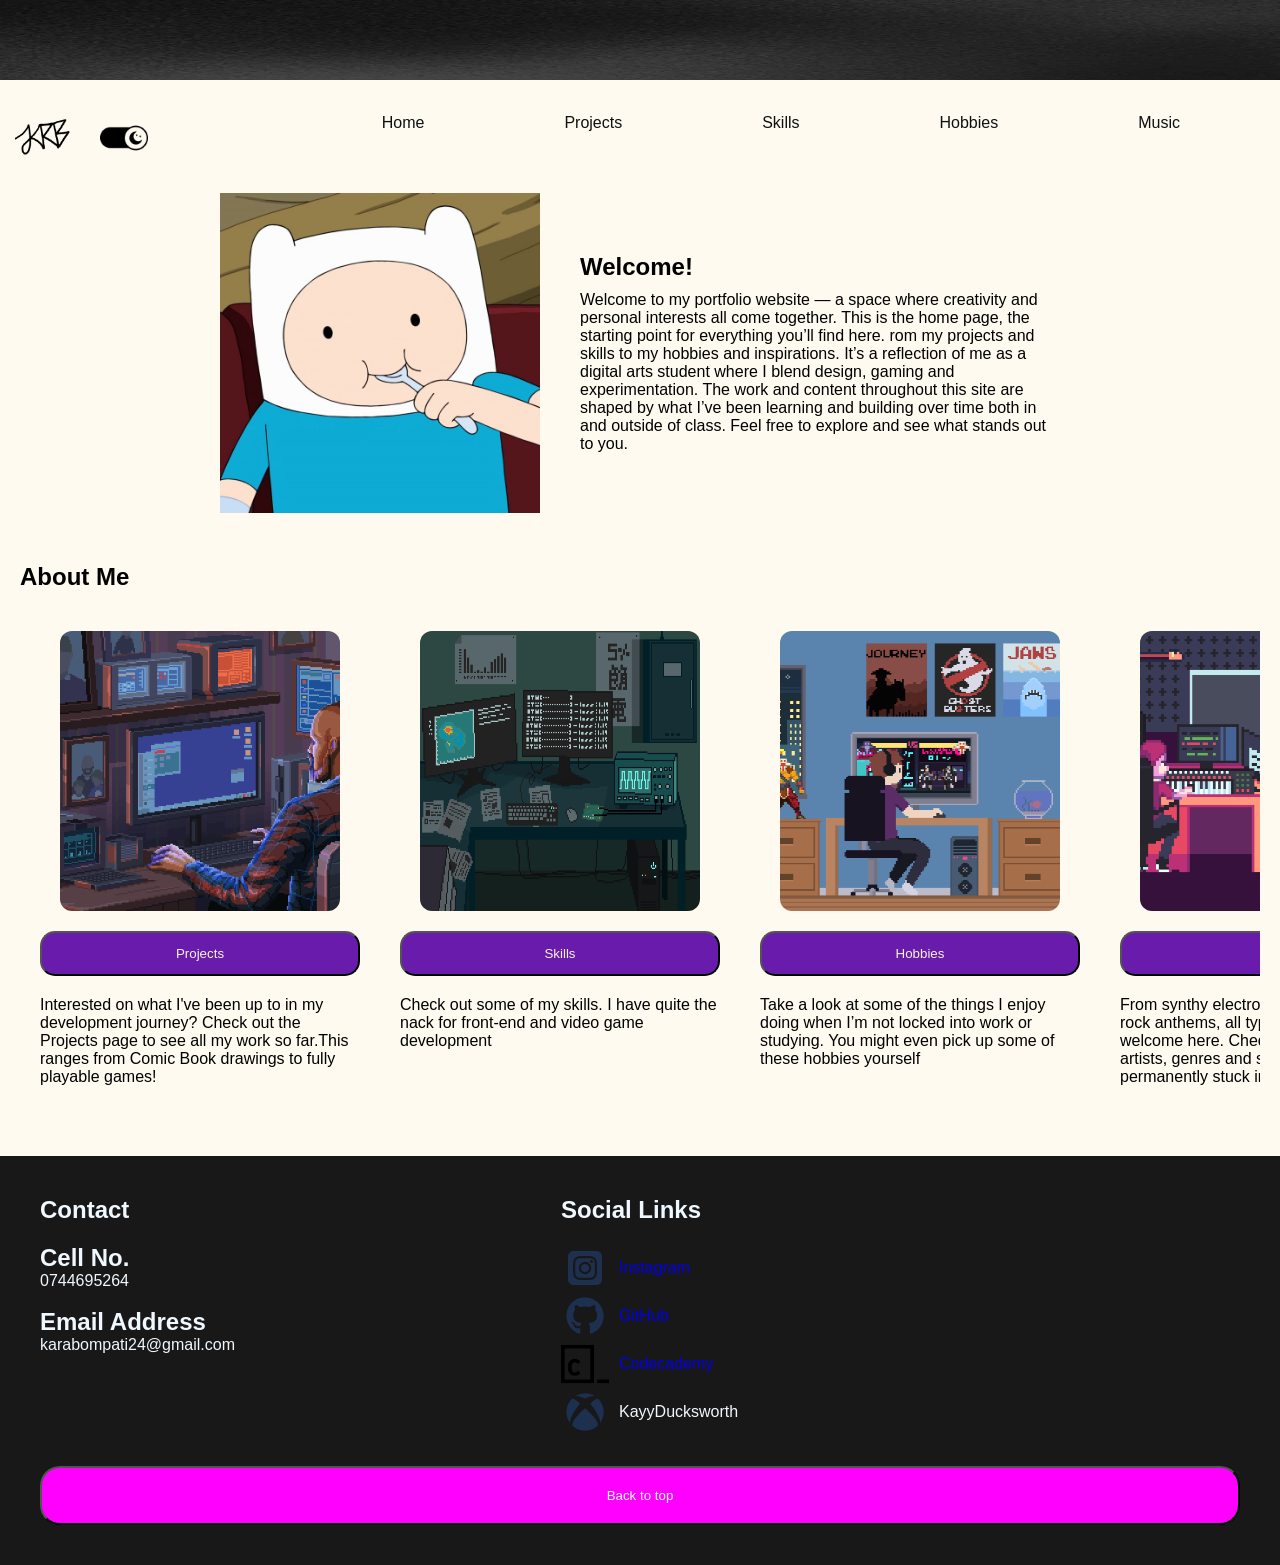
<file: index.html>
<!DOCTYPE html>
<html lang="en">
<head>
    <meta charset="UTF-8">
    <meta name="viewport" content="width=device-width, initial-scale=1.0">
    <link rel="stylesheet" href="CSS/style.css">
    <title>Homepage</title>
     <link rel="icon" type="image/png" href="./images/Favicons/home.png">
    <script src="js/homepage.js" defer></script>
</head>

<header>

    
        <img src="images/banner.jpg" alt="Header Image and Home Page button" id="header-img">
        
    </div>

    <div class="off-screen-menu">

        <div class="close-menu-btn">
           <img src="images/close.png" alt="Button to close burger menu">
        </div>

        <ul>
            <li><a href="index.html" class="nav-link">Home</a></li>
            <li><a href="Html/projects.html" class="nav-link">Projects</a></li>
            <li><a href="Html/skills.html" class="nav-link">Skills</a></li>
            <li><a href="Html/hobbies.html" class="nav-link">Hobbies</a></li>
            <li><a href="Html/music.html" class="nav-link">Music</a></li>
        </ul>


    </div>

    <nav >
        <div class="ham-menu">
    
            <span></span>
            <span></span>
            <span></span>
    
        </div>
       
    </nav>

    <nav class="static-nav">
        <div class="header-btns">
            <img src="images/logo.jpg.png" alt="logo image" class="logo-img">
            <img src="images/darkmode.png" alt="Dark Mode toggle button" id="dark-mode-btn">
        </div>

         
        <ul class="nav-list">
            <li><a href="index.html" class="nav-link">Home</a></li>
            <li><a href="Html/projects.html" class="nav-link">Projects</a></li>
            <li><a href="Html/skills.html" class="nav-link">Skills</a></li>
            <li><a href="Html/hobbies.html" class="nav-link">Hobbies</a></li>
            <li><a href="Html/music.html" class="nav-link">Music</a></li>
        </ul>
    </nav>
    
</header>

<body>
    <main>
        <section id="index-hero-section">
            <div class="hero-content">
                <img src="images/finn.jpg" alt="Image of website creator, Karabo Mpati" class="hero-img">
                <div class="hero-text">
                    <h1>Welcome!</h1>
                    <p>Welcome to my portfolio website — a space where creativity and personal interests all come together. This is the home page, the starting point for everything you’ll find here. rom my projects and skills to my hobbies and inspirations.

                        It’s a reflection of me as a digital arts student where I blend design, gaming and experimentation. The work and content throughout this site are shaped by what I’ve been learning and building over time both in and outside of class.

                        Feel free to explore and see what stands out to you.
</p>
                </div>
            </div>
        </section>

        <section class="about-section">
            <h1>About Me</h1>
            <div class="about-container">
                <div class="about-card">
                    <img src="images/projects.gif" class="about-image">
                    <button type="button" class="about-button" data-location="projects.html">Projects</button>
                    <p class="about-paragraph">Interested on what I've been up to in my development journey? Check out the Projects page to see all my work so far.This ranges from Comic Book drawings to fully playable games!</p>
                </div>
            </div>

        </section>
    </main>
    
</body>
<footer>
    <section class="contact-details">
        <h1>Contact</h1>
        <h2>Cell No.</h2>
        <p>0744695264</p>
        <br>
        <h2>Email Address</h2>
        <p>karabompati24@gmail.com</p>
    </section>
    <section class="social-links">
        <h1>Social Links</h1>
        <ul>
            <li><a href="https://www.instagram.com/k4ybeee_?igsh=MXZ1bHhzYnp4dDliZA%3D%3D&utm_source=qr" target="_blank"><img src="images/instagram.png">Instagram</a></li>
            <li><a href="https://github.com/Karabs2006" target="_blank"><img src="images/github.png">GitHub</a></li>
            <li><a href="https://www.codecademy.com/profiles/kayy_" target="_blank"><img src="images/codecademy.png">Codecademy</a></li>
            <li class="xbox-tag"><img src="images/xbox.png">KayyDucksworth</li>


        </ul>
        
    </section>
    <button type="button" class="back-button" data-location="#index-hero-section">Back to top</button>
    
    
</footer>
</html>
</file>
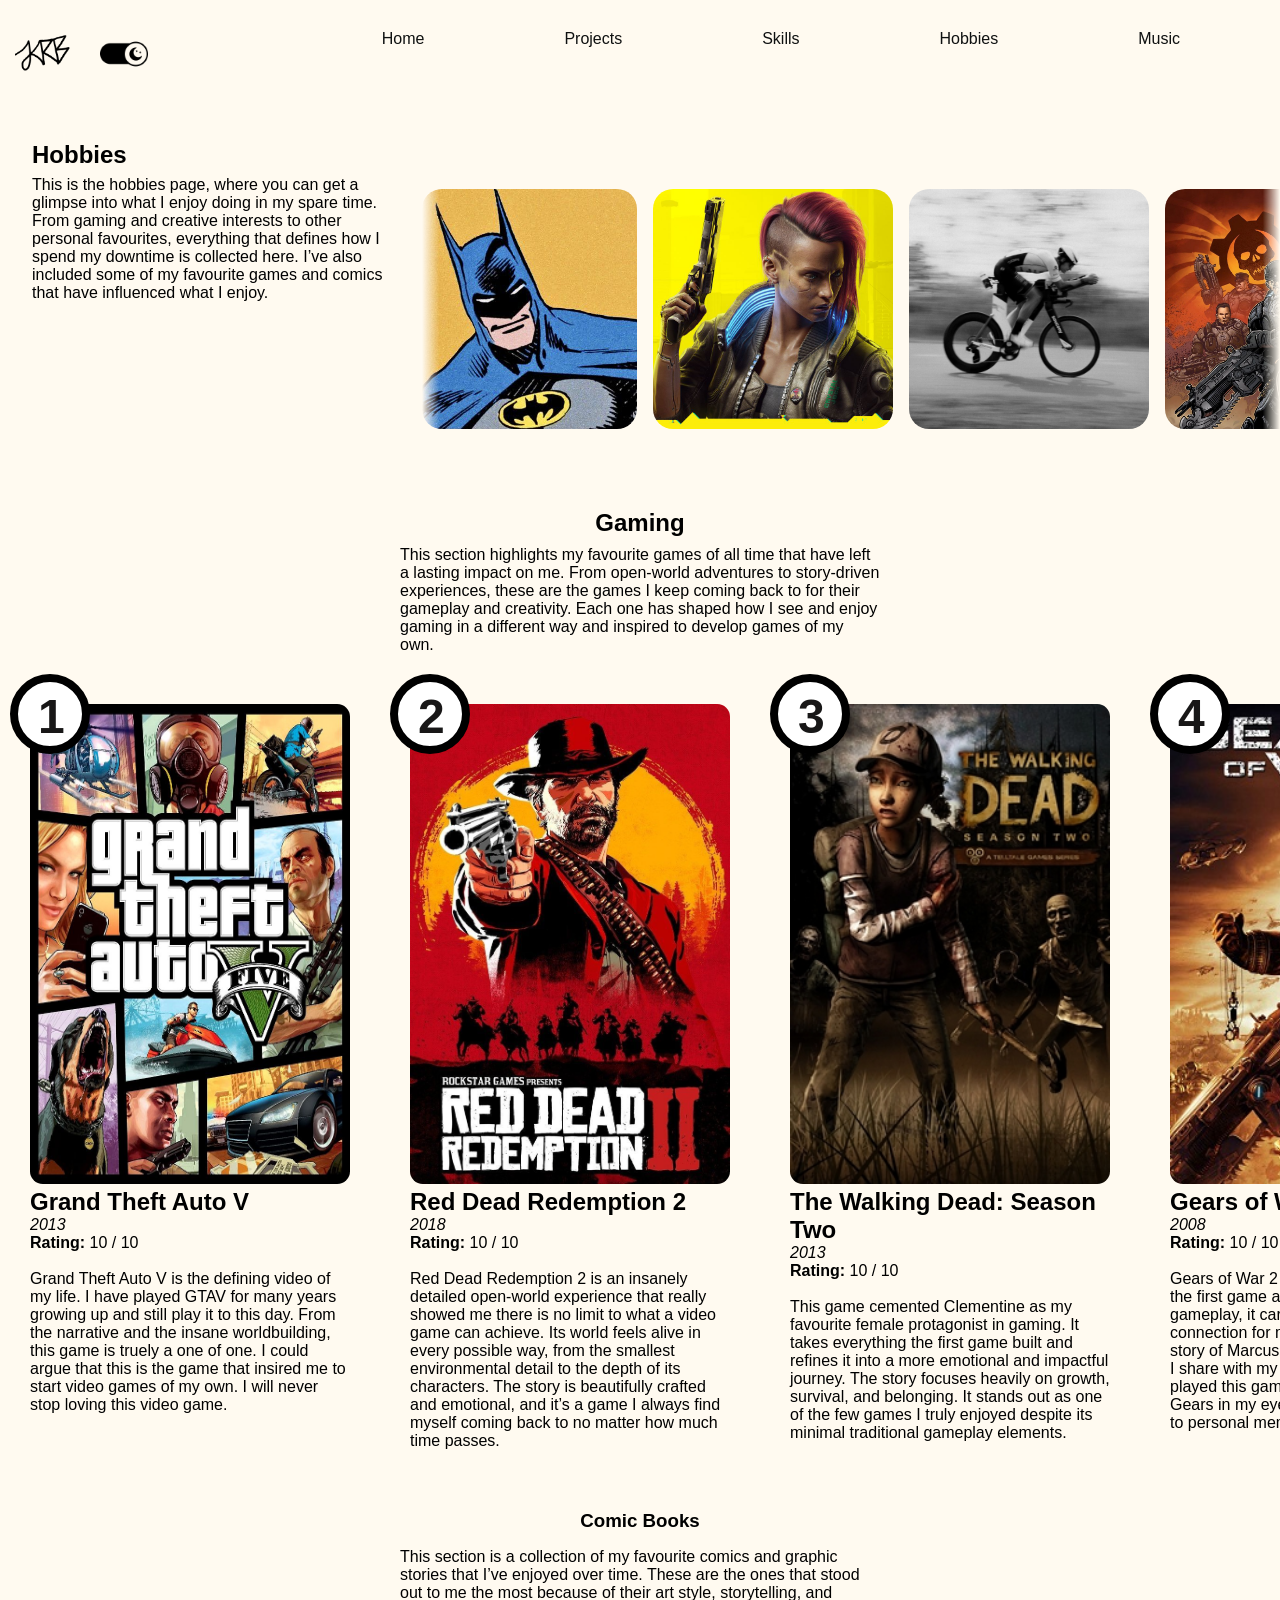
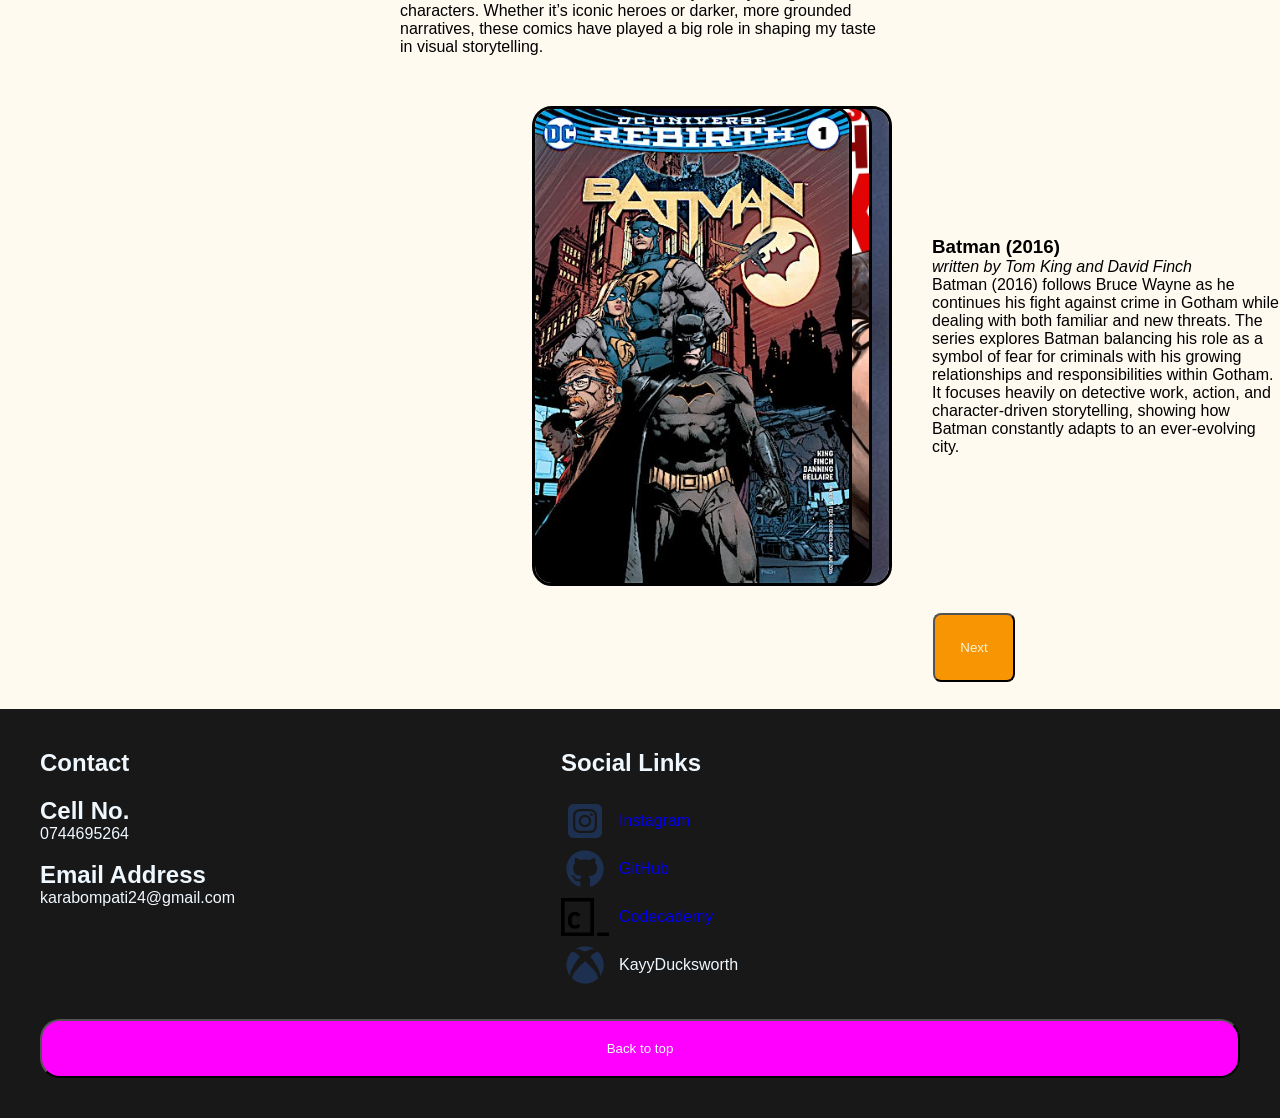
<file: Html/hobbies.html>
<!DOCTYPE html>
<html lang="en">
<head>
    <meta charset="UTF-8">
    <meta name="viewport" content="width=device-width, initial-scale=1.0">
    <title>Hobbies</title>
     <link rel="icon" type="image/png" href="../images/Favicons/hobby.png">
    <link rel="stylesheet" href="../CSS/style.css">
    <link rel="stylesheet" href="../CSS/hobby_style.css">
    <link rel="stylesheet" href="../CSS/comic_stack.css">
    <script src="../js/HeaderFooter.js" defer></script>
    <script src="../js/gameCards.js" defer></script>
    <script src="../js/comicStack.js" defer></script>

</head>

<header>   
</header>

<body>
    <main>
        <section class="hobby-hero-section">
           
            <div class="hobby-hero-text">
                    <h1>Hobbies</h1>
                    <p>This is the hobbies page, where you can get a glimpse into what I enjoy doing in my spare time. From gaming and creative interests to other personal favourites, everything that defines how I spend my downtime is collected here. I’ve also included some of my favourite games and comics that have influenced what I enjoy.
</p>
                        
            </div>

            <div class="carousel">
                <div class="group">
                    <div class="card"><img src="../images/Hobbies/bats.jpg"></div>
                    <div class="card"><img src="../images/Hobbies/Cyberpunk.jpg"></div>
                    <div class="card"><img src="../images/Hobbies/cycling.jpg"></div>
                    <div class="card"><img src="../images/Hobbies/gears.jpg"></div>
                    <div class="card"><img src="../images/Hobbies/gta5.jpg"></div>
                    <div class="card"><img src="../images/Hobbies/lara.jpg"></div>
                </div>

                <div aria-hidden="true" class="group">
                    <div class="card"><img src="../images/Hobbies/bats.jpg"></div>
                    <div class="card"><img src="../images/Hobbies/Cyberpunk.jpg"></div>
                    <div class="card"><img src="../images/Hobbies/cycling.jpg"></div>
                    <div class="card"><img src="../images/Hobbies/gears.jpg"></div>
                    <div class="card"><img src="../images/Hobbies/gta5.jpg"></div>
                    <div class="card"><img src="../images/Hobbies/lara.jpg"></div>
                </div>

            </div>
        </section>

        <section class="gaming">
            <div class="gaming-intro-text">
                <h1>Gaming</h1>
                <p>This section highlights my favourite games of all time that have left a lasting impact on me. From open-world adventures to story-driven experiences, these are the games I keep coming back to for their gameplay and creativity. Each one has shaped how I see and enjoy gaming in a different way and inspired to develop games of my own.
</p>
                
            </div>   

            <div class="games-container">
                <div class="game-card">
                    <img src="../images/Hobbies/gta_cover.jpg" class="game-img">
                    <div class="shape">
                        <p><strong>1</strong></p>
                    </div>

                    <div class="game-info">
                        <h2>Grand Theft Auto V</h2>
                        <p class="year"><em>2013</em></p>
                        <p class="rating"><strong>Rating:</strong> 10 / 10</p>
                        <br>
                        <p>Grand Theft Auto V is the defining video of my life. I have played GTAV for many years growing up and still play it to this day. From the narrative and the insane worldbuilding, this game is truely a one of one. I could argue that this is the game that insired me to start video games of my own. I will never stop loving this video game.</p>
                    </div>


                </div>

            </div>

            <section class="comics-section">

                <div class="comics-hero-text">
                    <h1>Comic Books</h1>
                    <p>This section is a collection of my favourite comics and graphic stories that I’ve enjoyed over time. These are the ones that stood out to me the most because of their art style, storytelling, and characters. Whether it’s iconic heroes or darker, more grounded narratives, these comics have played a big role in shaping my taste in visual storytelling.
</p>
                </div>

            <div class="comics-container">

                <div class="comic-stack">
                    <img src="../images/Comics/batman_comic.jpg">
                    
                    <img src="../images/Comics/hackslash_comic_alt.jpg">
                    <img src="../images/Comics/dark_knight_comic.jpg">
                </div>
                
                <div class="comic-info fade-in" >
                <h1 >Batman (2016)</h1>
                <p class="author"><em>written by Tom King and David Finch</em></p>
                <p class="description">Batman (2016) follows Bruce Wayne as he continues his fight against crime in Gotham while dealing with both familiar and new threats. The series explores Batman balancing his role as a symbol of fear for criminals with his growing relationships and responsibilities within Gotham. It focuses heavily on detective work, action, and character-driven storytelling, showing how Batman constantly adapts to an ever-evolving city.</p>

            </div>


            </section>

                <button type="button" class="next-comic-btn">Next</button>

            </div>

        </section>

    </main>
    
</body>


<footer> 
</footer>

</html>
</file>
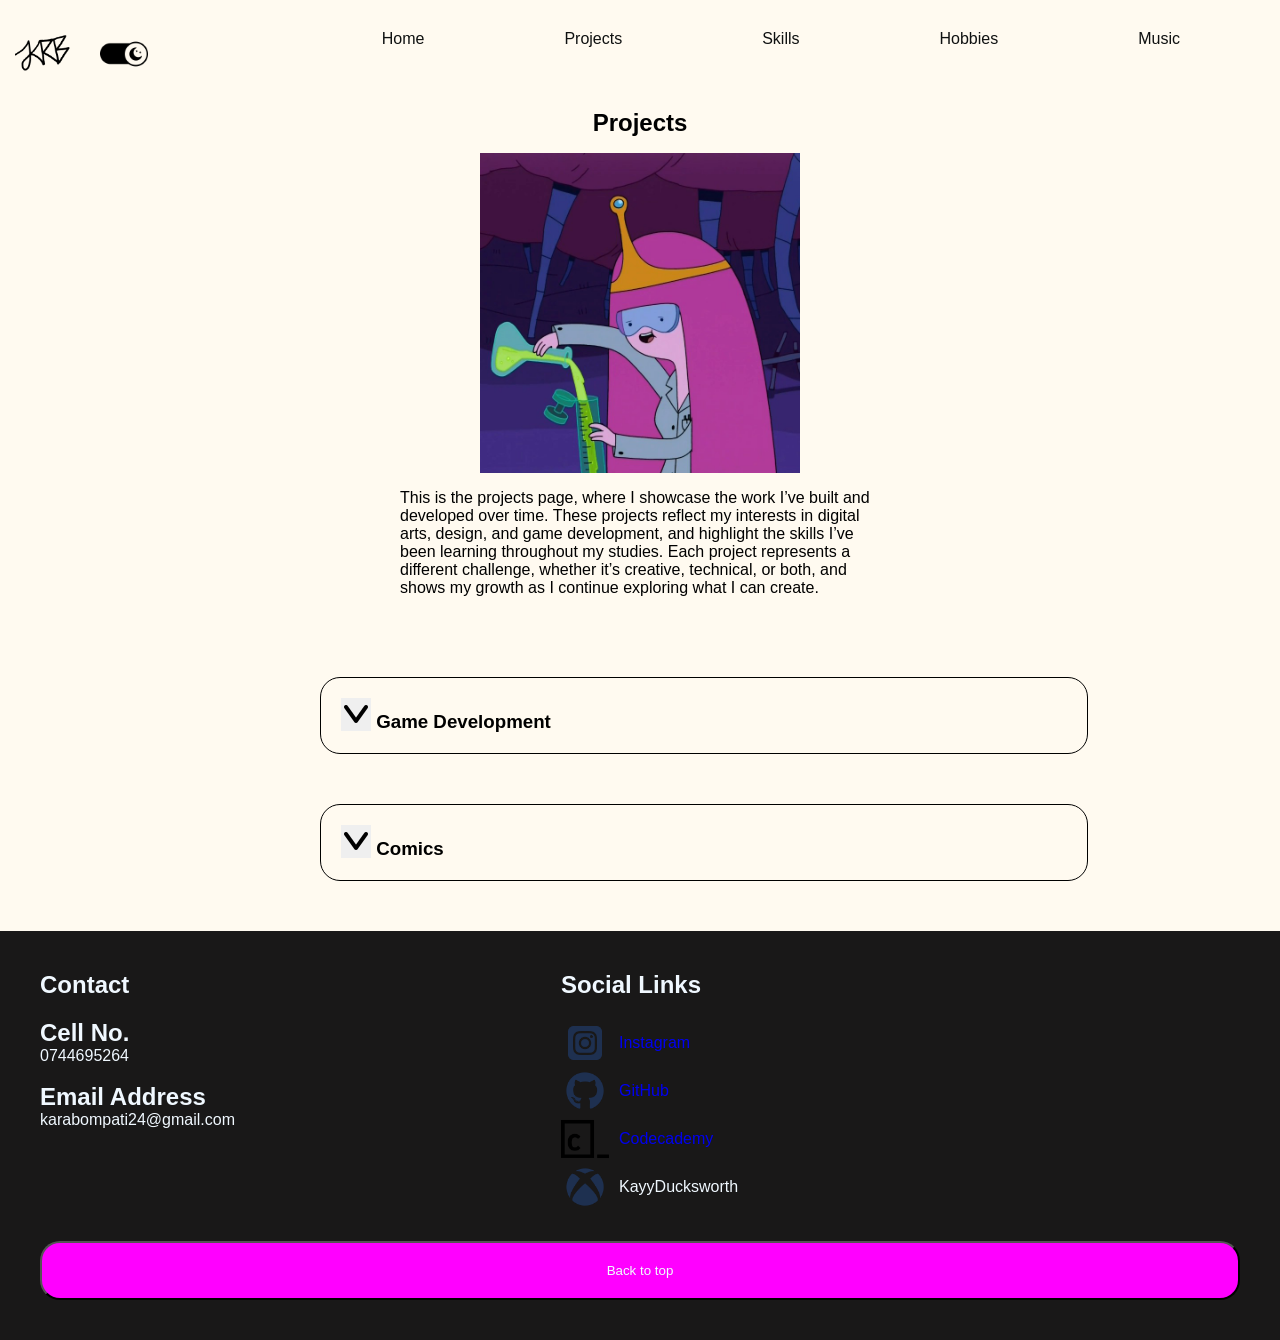
<file: Html/projects.html>
<!DOCTYPE html>
<html lang="en">
<head>
    <meta charset="UTF-8">
    <meta name="viewport" content="width=device-width, initial-scale=1.0">
    <title>Projects</title>
     <link rel="icon" type="image/png" href="../images/Favicons/projects.png">
    <link rel="stylesheet" href="../CSS/style.css">
    <link rel="stylesheet" href="../CSS/dropdown_style.css">
    <script src="../js/HeaderFooter.js" defer></script>
    <script src="../js/dropdown.js" defer></script>

</head>

<header>
</header>
<body>
    <main>
       <section class="projects-hero-section">
            <h1>Projects</h1>
                <img src="../images/pb.jpg" alt="Image of cartoon character conducting experiments" class="hero-img">
                <div class="hero-text">
                    <p>This is the projects page, where I showcase the work I’ve built and developed over time. These projects reflect my interests in digital arts, design, and game development, and highlight the skills I’ve been learning throughout my studies. Each project represents a different challenge, whether it’s creative, technical, or both, and shows my growth as I continue exploring what I can create.
</p>
                </div>
        </section>

        <section class="projects-content">

            <section class="project-section-one">
                <h1 class="main-heading">
                    <button type="button" class="dropdown-btn" id="btn-one" ><img src="../images/arrow.png"></button>
                    Game Development
                </h1>
                

                <div class="container-one hide">
                    <div class="project-one">
                        <h1 class="sub-heading">Infected Wilds</h1>
                        <div class="dropdown-gallery">
                            <img src="../images/Infected Wilds_Gameplay.png">
                            <img src="../images/Infected Wilds_Menu.png">
                            <img src="../images/Infected Wilds_Character.png">
                        </div>
                        <p class="dropdown-paragraph">This is <em>Infected Wilds</em>, my very first fully built video game. It is a top-down 2D adventure shooter where players take on the role of a park ranger investigating strange occurrences within a mysterious forest. Developed as a group project over the course of several months, the game marked my first experience working on a large-scale game development project from start to finish. I gained valuable experience in teamwork and development workflows. The game’s narrative and thematic direction were heavily inspired by the Resident Evil franchise, particularly its focus on suspense and use of environmental storytelling.
                        </p>
                    </div>

                    <div class="project-two">
                        <h1 class="sub-heading">Pasta La Vista!</h1>
                        <div class="dropdown-gallery">
                            <img src="../images/PLV_Menu.png">
                            <img src="../images/PLV_gameplay.png">
                            <img src="../images/PLV_gameplay2.png">
                            <img src="../images/PLV_World.png">
                            <img src="../images/PLV_World(2).png">
                        </div>
                        <p class="dropdown-paragraph">This is <em>Infected Wilds</em>, my very first fully built video game. It is a top-down 2D adventure shooter where players take on the role of a park ranger investigating strange occurrences within a mysterious forest. Developed as a group project over the course of several months, the game marked my first experience working on a large-scale game development project from start to finish. I gained valuable experience in teamwork and development workflows. The game’s narrative and thematic direction were heavily inspired by the Resident Evil franchise, particularly its focus on suspense and use of environmental storytelling.
                        </p>
                    </div>
                </div>
            </section>

    
        </section>

    </main>
    
</body>

<footer>
</footer>

</html>
</file>
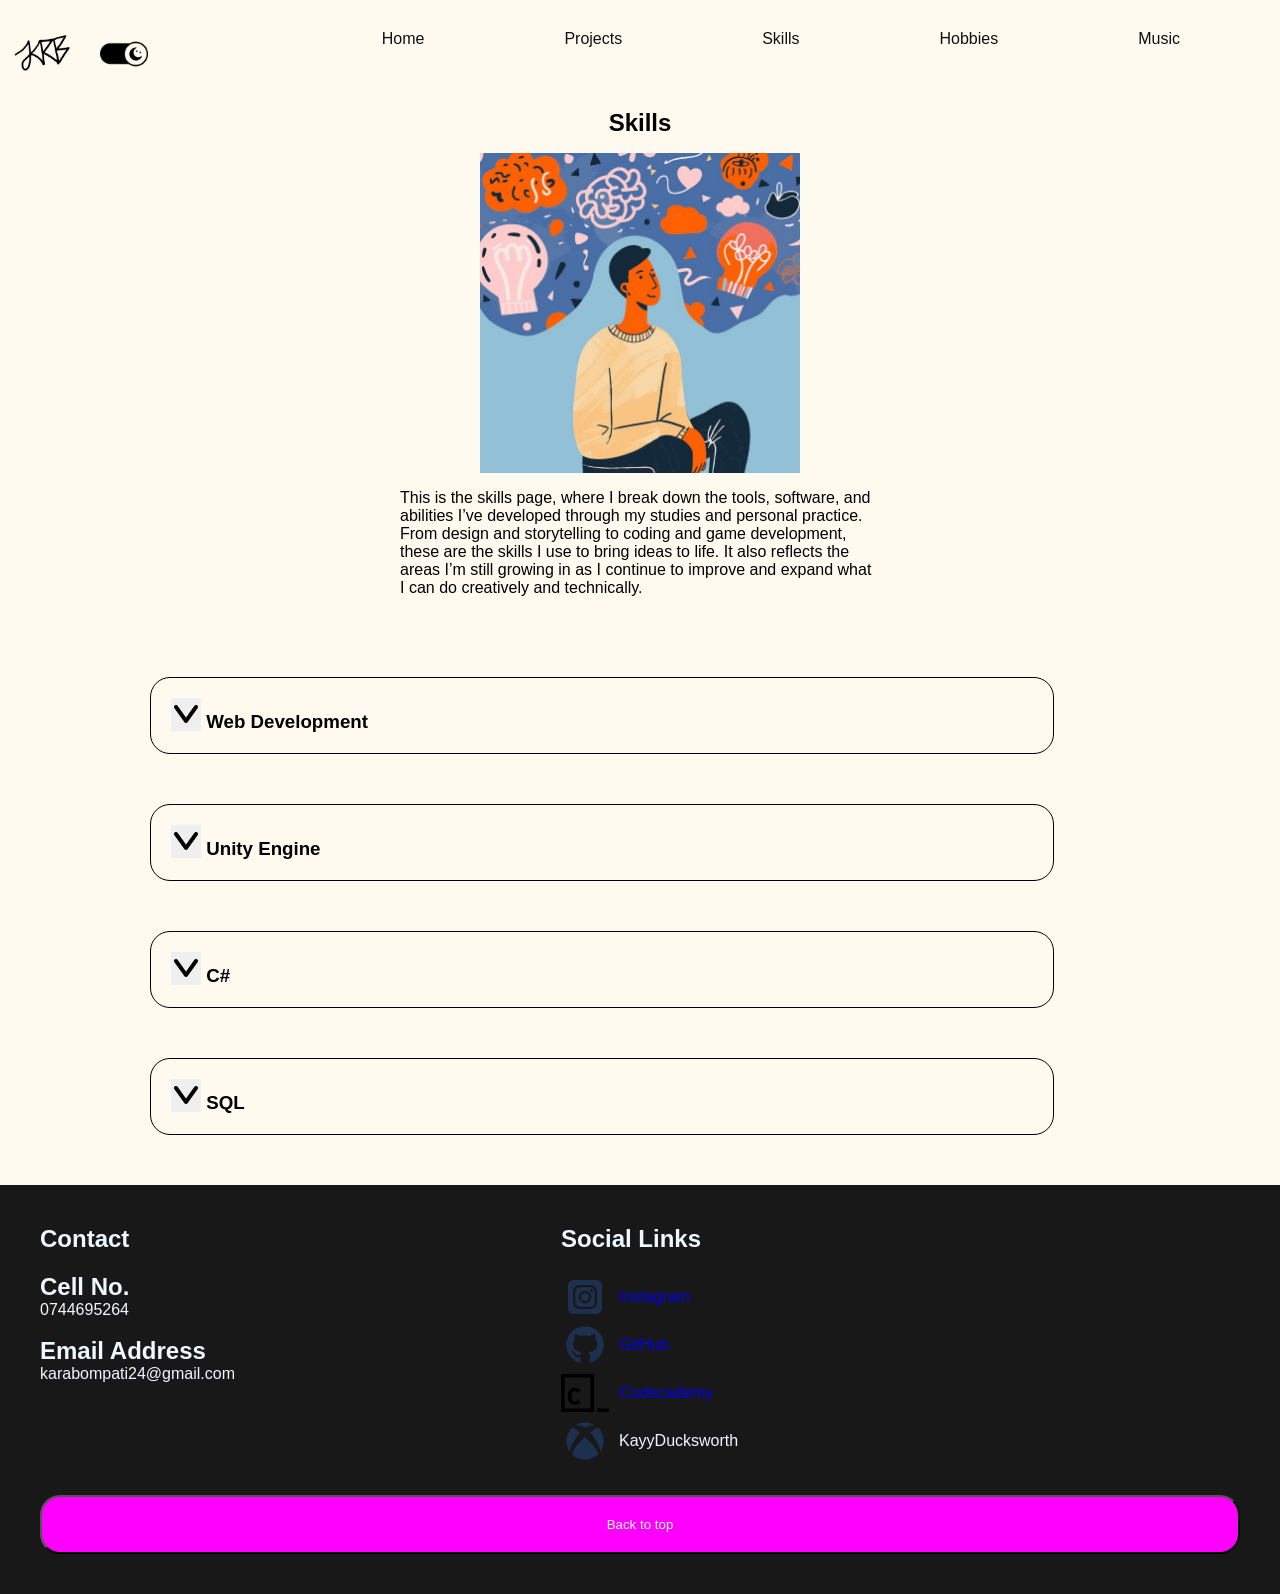
<file: Html/skills.html>
<!DOCTYPE html>
<html lang="en">
<head>
    <meta charset="UTF-8">
    <meta name="viewport" content="width=device-width, initial-scale=1.0">
    <title>Skills</title>
     <link rel="icon" type="image/png" href="../images/Favicons/skill.png">
    <link rel="stylesheet" href="../CSS/style.css">
    <link rel="stylesheet" href="../CSS/dropdown_style.css">
    <script src="../js/HeaderFooter.js" defer></script>
    <script src="../js/skillsDropdown.js" defer></script>
</head>

<header>   
</header>

<body>
    <main>
       <section class="projects-hero-section">
            <h1>Skills</h1>
                <img src="../images/skills-hero.jpg" alt="Image of cartoon character having various ideas" class="hero-img">
                <div class="hero-text">
                    <p>This is the skills page, where I break down the tools, software, and abilities I’ve developed through my studies and personal practice. From design and storytelling to coding and game development, these are the skills I use to bring ideas to life. It also reflects the areas I’m still growing in as I continue to improve and expand what I can do creatively and technically.
</p>
                </div>
        </section>

        <section class="skills-content">

        </section>

    </main>
</body>

<footer>
</footer>


</html>
</file>
<file: CSS/style.css>
*{
    font-family: Helvetica, Arial, sans-serif;
    margin: 0;
    padding: 0;
    box-sizing: border-box;
    scroll-behavior: smooth;

}

body
{
    transition: background-color 0.3s ease;
    background-color:floralwhite;
}

body.dark{

    transition: background-color 0.3s ease;
    background-color:rgb(27, 26, 26);
    color: aliceblue;
}


.logo-img.dark{
    filter: invert(1);
}
#dark-mode-btn{
    width: 3em;
    height: 3em;
    margin-left: 20px;
}

#dark-mode-btn.dark{
    filter: invert(1);
}

#dark-mode-btn:hover{
    cursor: pointer;
}

.ham-menu.dark span{
    background-color: aliceblue;
}


.header-btns{
    display: flex;
    
}

#header-img{
    width: 100%;
    height: 5rem;
    margin: 0;
    padding: 0px;
}

.logo-img{
    max-width: 5rem;
    padding: 0;
    
    padding-left: 15px;
}

.logo-img:hover{
    cursor: pointer;
    transition: transform 0.3s ease;
    transform: scale(1.2);
}

nav{
    display: flex;
    justify-content: space-between;
    padding-bottom: 30px;
    
}

.nav-list{
    list-style: none;
    display: flex;
    justify-content: flex-end;
    margin-right: 40px;
    gap: 70px;
}
.nav-list a{

    color: rgb(15, 17, 17);
}

.nav-list.dark a {

    color: azure;
}


li{
    padding-right: 50px;
    /*border-right: 1px solid black;*/
   
}

.nav-link:hover{
    background-color: #42819f;
    transition: background-color 0.3s ease;
    color: azure;
}

.nav-link{
    padding: 20px 10px 20px 10px;
    border-radius: 13px;
    text-decoration: none;
}

.off-screen-menu a {
    color: aliceblue;
    font-size: 0.8em;
}



.off-screen-menu{
    background-color: black;
    color: aliceblue;
    height: 100vh;
    width: 100%;
    max-width: 450px;
    position: fixed;
    top: 0;
    left: -450px;
    display: flex;
    flex-direction: column;

    justify-content: center;
    align-items: flex-start;
    text-align: left;;
   

    transition: .3s ease;
    z-index: 1000;
    overflow-y: auto;

}

.off-screen-menu ul{
    list-style: none;
    display: flex;
    flex-direction: column; 
    gap: 5em;
    padding-left: 2em;
}

.off-screen-menu li{
    font-weight: 700;
    font-size: 3em; 
    
}

.off-screen-menu.active{
left: 0;

}

.ham-menu{
    display: none;
    height: 50px;
    width: 50px;
    position: relative;
    margin-left: 20px;
    padding-top: 20px;
}

.ham-menu:hover{
cursor: pointer;
}

.ham-menu span{
    display: block;
    width: 80%;
    height: 4px;
    background-color: rgb(45, 35, 54);
    margin: 8px 0;
    border-radius: 10%;
    
}


.close-menu-btn{
    position: relative;
    bottom: 10%;
    left: 7%;    
    background: firebrick;
    cursor: pointer;
    
}

.close-menu-btn img{
    width: 5em;
}


/* MAIN SECTION */

.hero-img{
    max-width: 20em;
}

.hero-section{
    display: flex;
    justify-content: center;
    align-items: center;
    padding-bottom: 60px;
}

.hero-content {
    display: flex;
    align-items: center;
    gap: 40px; 
    max-width: 100%;
}

.hero-text {
    display: flex;
    flex-direction: column;
    gap: 10px;
}

.hero-text h1{
    margin: 0;
}

p{
    max-width: 30em;
}

.about-card{
    display: flex;
    flex-direction: column;
    padding: 20px;

}

.about-image{
    padding: 20px;
    width: 20em;
    height: 20em;
    border-radius: 10%;
}

.about-image:hover{

    transition: transform 0.1s ease;
    transform: scale(1.009);
}

.about-button{
    background-color: rgb(105, 27, 172);
    color: beige;
    padding: 1em;
    border-radius: 15px;
    margin-bottom: 20px; 
}


.about-button:hover
{
    cursor: pointer;
    background-color: #edf2f5;
    transition: background-color 0.4s ease;
    color: azure;
    border-color: rgb(105, 27, 172);
    color: rgb(105, 27, 172);

    transition: transform 0.1s ease;
    transform: scale(1.009);

    border-width: 5px;
}

.about-container{
    display: flex;
    justify-content: space-between;
    padding-bottom: 30px;
    overflow-x: auto;
    
}

.about-section{
    padding: 20px;
}

footer h1{
    padding-bottom: 20px;
}

#index-hero-section{
    display: flex;
    flex-direction: column;
    align-items: center;
    gap: 16px;
     margin-bottom: 30px;
}

/* FOOTER SECTION */

footer{
   display: grid;
    grid-template-columns: 200px 1fr;
    grid-template-rows: auto;
    grid-template-areas: 
    "contact links"
    "back-button back-button";
    background-color: rgb(25, 24, 24);
    width: 100%;
    padding: 40px;
    color:aliceblue;
    gap: 30px;

}


.back-button{
    border-radius: 20px;
    padding: 20px;
    background-color: #FF00FF;
    color: azure;
    grid-area: back-button;
}


.back-button:hover{
    cursor: pointer;
    background-color: #edf2f5;
    transition: background-color 0.4s ease;
    color: azure;
    border-color: #FF00FF;
    color: #FF00FF;

    transition: transform 0.6s ease;
    transform: scale(1.009);

     border-width: 5px;
}



footer li{
    list-style: none;
}

.contact-details
{
    grid-area: contact;
}

.social-links{
    grid-area: links;
    margin-left: 30%;
}

.social-links img {
    width: 3em;
    max-height: 10em;
    padding-right: 0px;
    margin:0;
}

.social-links p{
    width: 2em;
    max-height: 10em;
    padding-left: 30px;
    margin:0;
}

.social-links a{
    display: flex;
    align-items: center;
    gap: 10px;
    text-decoration: none;
}


.xbox-tag{
    display: flex;
    align-items: center;
    gap: 10px;
}



@media (max-device-width : 1024px) 
{   

    #dark-mode-btn{
    position: relative;
    bottom: 60px;
    width: 3em;
    height: 3em;
    margin-left: 20px;
    
    }

    .static-nav
    {
        display: flex;
    }
    .static-nav ul
    {
        display: none;
    }

    .logo-img{
        
    }

    .ham-menu
    {
        display: unset;
        
    }


    .hero-img
    {
    width: 15em;
    margin-left: 20px;
    }


    .hero-content 
    {
    display: flex;
    align-items: center;
    gap: 40px; 
    max-width: 90%;
    }




}



@media (max-device-width : 768px) 
{

    #dark-mode-btn{
    position: relative;
    bottom: 60px;
    width: 3em;
    height: 3em;
    margin-left: 20px;
    
    }

    .close-menu-btn{
    position: relative;
    bottom: 4%;
    left: 7%;    
    background: firebrick;
    cursor: pointer;
    
}
    .logo-img{
    position: relative;
    max-width: 5rem;
    padding: 0;

    bottom: 70px;
    left: 18em;
    
    padding-left: 0px;
}

    .hero-content {
    display: flex;
    flex-direction: column;
    align-items: center;
    gap: 40px; 
    max-width: 80%;
}

    footer{
    display: grid;
    grid-template-columns: 100px 1fr;
    grid-template-rows: auto;
    grid-template-areas: 
    "contact links"
    "back-button back-button";
    background-color: rgb(25, 24, 24);
    width: 100%;
    padding: 40px;
    color:aliceblue;
    gap: 10px;

}


.contact-details
{   
    font-size: small;
    grid-area: contact;
}

.xbox-tag{
    display: flex;
    align-items: center;
    gap: 10px;
    font-size: 14.5px;
}





}
</file>
<file: CSS/hobby_style.css>
.hobby-hero-section {
    display: flex;
    justify-content: space-between;
}

.hobby-hero-text{
    padding: 2em;
}

.hobby-hero-text h1{
    padding-bottom: 0.3em;
}


.carousel{

    margin: 80px auto;
    width: 90%;
    display: flex;
    overflow-x: auto;

     -webkit-mask: linear-gradient(
        90deg,
        transparent,
        white 10%,
        white 90%,
        transparent
    );

    mask: linear-gradient(
        90deg,
        transparent,
        white 2%,
        white 98%,
        transparent
    );
}

.carousel::-webkit-scrollbar {
    display: none;
}

.group{
    display: flex;
    align-items: center;
    justify-content: center;
    gap: 1em;
    animation: rotate 20s infinite linear;
    padding-right: 1em;
    padding-bottom: 10em;

}

.card{
    flex: 0 0 5em;
    height: 5em;
    align-content: center;
}

.group img{
    max-width: 15em;
    max-height: 15em;
    border-radius: 20px;
}

@keyframes rotate {
    from {translate: 0;}
    to{translate: -100%;}
}

.gaming-intro-text{

    display: flex;
    flex-direction: column;
    align-items: center;
    margin-bottom: 20px;

}

.gaming-intro-text h1{
 padding-bottom: 0.4em;
    
}

.game-card img{
    border-radius: 0.8em;
    width: 20em;
    height: 30em;
}

.game-card img:hover{
    transition: transform 0.3s ease;
     transform: scale(1.02);
}

.game-card{
    position: relative;
    display: inline-block; 
    padding: 30px;
}

.shape {
  position: absolute;
  top: 0px;
  left: 10px;
  width: 80px;
  height: 80px;
  background-color: white; /* Transparent red */
  border: 8px solid black;
  border-radius: 50%; /* Makes it a circle */
}


.shape p{

    position: absolute;
    top: 10%;
    left: 20px;
    background: none;
    color: rgb(24, 23, 23);
    font-size: 3em;

}

.games-container{
 display: flex;
 overflow-x: auto;
scrollbar-width: none; 
 padding-bottom: 30px;
}


@media (max-width : 1024px) 
{

    .gaming-intro-text
    {

    display: flex;
    flex-direction: column;
    align-items: center;

    }



    
}


@media (max-width : 768px) 
{
    
.group{
    display: flex;
    align-items: center;
    justify-content: center;
    gap: 1em;
    animation: rotate 20s infinite linear;
    padding-right: 1em;
    padding-bottom: 10em;

}


.hobby-hero-section{
    display: flex;
    flex-direction: column;
    
}
    


.carousel{

    margin: 50px auto;
    margin-top: 10px;
    
}


.gaming-intro-text
{

   margin: auto;
    width: 90%;

}



}
</file>
<file: CSS/comic_stack.css>
.comics-hero-text{
    display: flex;
    flex-direction: column;
    padding-bottom: 50px;
    align-items: center;
    gap:16px;
}

.comic-stack{
    display: grid;
    grid-template-columns: 1fr;
    grid-template-rows: 1fr;
    position: relative;
    left: 2em;
}

.comic-stack img{
  grid-column: 1;
  grid-row: 1;
  
    width: 20em;
    height: 30em;

    border-radius: 20px;
    border: 3px solid black;
  

}

.comics-container{
    display: flex;
    gap: 0;
    align-items: center;
    max-width: 90%;
    margin-left: 500px;

}

.comic-stack img:nth-child(1) {
    transform: translateX(0px);
    z-index: 3;
    animation: slideRight 0.7s ease-in-out 2 alternate;
}

.comic-stack img:nth-child(2) {
    transform: translateX(20px);
    z-index: 2;
}

.comic-stack img:nth-child(3) {
    transform: translateX(40px);
    z-index: 1;
}


.comic-stack img:nth-child(1):hover{
    transition: transform 0.5s ease;
    transform: scale(1.03);
}


.next-comic-btn{

    padding: 25px;
    border-radius: 8px;
    background-color:rgb(247, 149, 3);
    color:beige;
    margin-left: 70em ;
    margin-top: 2em;
    margin-bottom: 2em;


}

.next-comic-btn:hover
{
    transition: transform 0.9s ease;
    transform: scale(1.1);

    background-color:beige;
    transition: background-color 0.3s ease;
    color: rgb(253, 101, 0);
    border-color: rgb(253, 101, 0);
    cursor: pointer;
}


@keyframes fadeIn {
  from { opacity: 0; }
  to   { opacity: 1; }
}

.fade-in h1{
  animation: fadeIn 0.5s ease-in forwards;
}

.fade-in p{
  animation: fadeIn 0.7s ease-in forwards;
}



@keyframes slideRight {
    from {
        transform: translateX(0);
    }

    to {
        transform: translateX(-15px);
    }
}

.comic-info {
    margin-left: 7em;
}

@media (max-width : 1024px) 
{
    .comics-container{
    
    margin-left: 10px;

}
    


.next-comic-btn{

    margin-left: 25em ;
    margin-top: 2em;
    margin-bottom: 2em;

}
    

}


@media (max-width : 768px) 
{
    .comics-container{
        display: flex;
        flex-direction: column;
        margin-right: 70px;

}
    
.comic-info{
    margin: 0px;
}


.next-comic-btn{

    margin-left: 13em ;
    margin-top: 2em;
    margin-bottom: 2em;

}

.comic-stack img{
  grid-column: 1;
  grid-row: 1;
  
    width: 15em;
    height: 25em;

    border-radius: 20px;
    border: 3px solid black;
    margin-bottom: 20px;
  

}

.comic-info {
    margin-left: 7em;
    width: 100%;
    gap: 16px;
}


.comics-hero-text{
    display: flex;
    flex-direction: column;
    padding-bottom: 50px;
    align-items: center;
    gap:16px;
    width: 80%;
    margin-left: 30px;
}


.hobby-hero-section{
    display: flex;
    flex-direction: column;
}
    

}
</file>
<file: CSS/dropdown_style.css>
.projects-hero-section{
    display: flex;
    flex-direction: column;
    align-items: center;
    gap: 16px;
    margin-bottom: 5em;

}

.projects-content
    {   
        margin-left: 20em;
        align-items: center;
    }


.main-heading{
    padding: 20px;
    border: 1px solid black;
    border-radius: 20px;
    max-width: 80%;
    margin-bottom: 50px;
    
}

.skills-content{

    margin-left: 150px;
}

button.dropdown-btn{
    border: none;

}

button.dropdown-btn:hover{
    border: none;
    background-color: aqua;
    cursor: pointer;

}

.dropdown-gallery img{
    border: 3px solid black;
    max-width: 40em;
    max-height: 20em;
    border-radius: 20px;
    margin: 20px;
}

.dropdown-gallery{
    display: flex;
    position: relative;
    justify-content: space-around;
    overflow-x: auto;
}

.dropdown-paragraph{
    max-width: 90em;
    margin: 30px;
    justify-content: center;
}

.hide{
    display: none;
}

.main-heading:hover{
    background-color: black;
    cursor: pointer;
    transition: background-color 0.3s ease;
    color: azure;
}

.dropdown-gallery img:hover{
     transition: transform 0.5s ease;
     transform: scale(1.1);
    
}


@media (max-width : 1024px) 
{

    .projects-hero-section
    {   
        margin-left: 30%;
    }

    .projects-content
    {
        margin-left: 5%;
    }



    
}


@media (max-width : 768px)
{


    .projects-hero-section
    {
    align-items: center;
    gap: 16px;
    margin-left: 3em;
    margin-bottom: 3em;
    }

.projects-content
    {   
      
        position: relative;
        margin-left: 40px;
        align-items: center;
    }


    .dropdown-gallery
    {
    display: flex;
    position: relative;
    justify-content: space-around;
    overflow-x: auto;
    right: 50px;
    }


    .dropdown-gallery img{
    border: 3px solid black;
    max-width: 21em;
    max-height: 17em;
    border-radius: 20px;
    margin: 20px;


    }


.skills-content{

    margin: auto;
    margin-left: 40px;
}


.main-heading{
    padding: 20px;
    border: 1px solid black;
    border-radius: 20px;
    max-width: 90%;
    margin-bottom: 50px;
    
}

}
</file>
